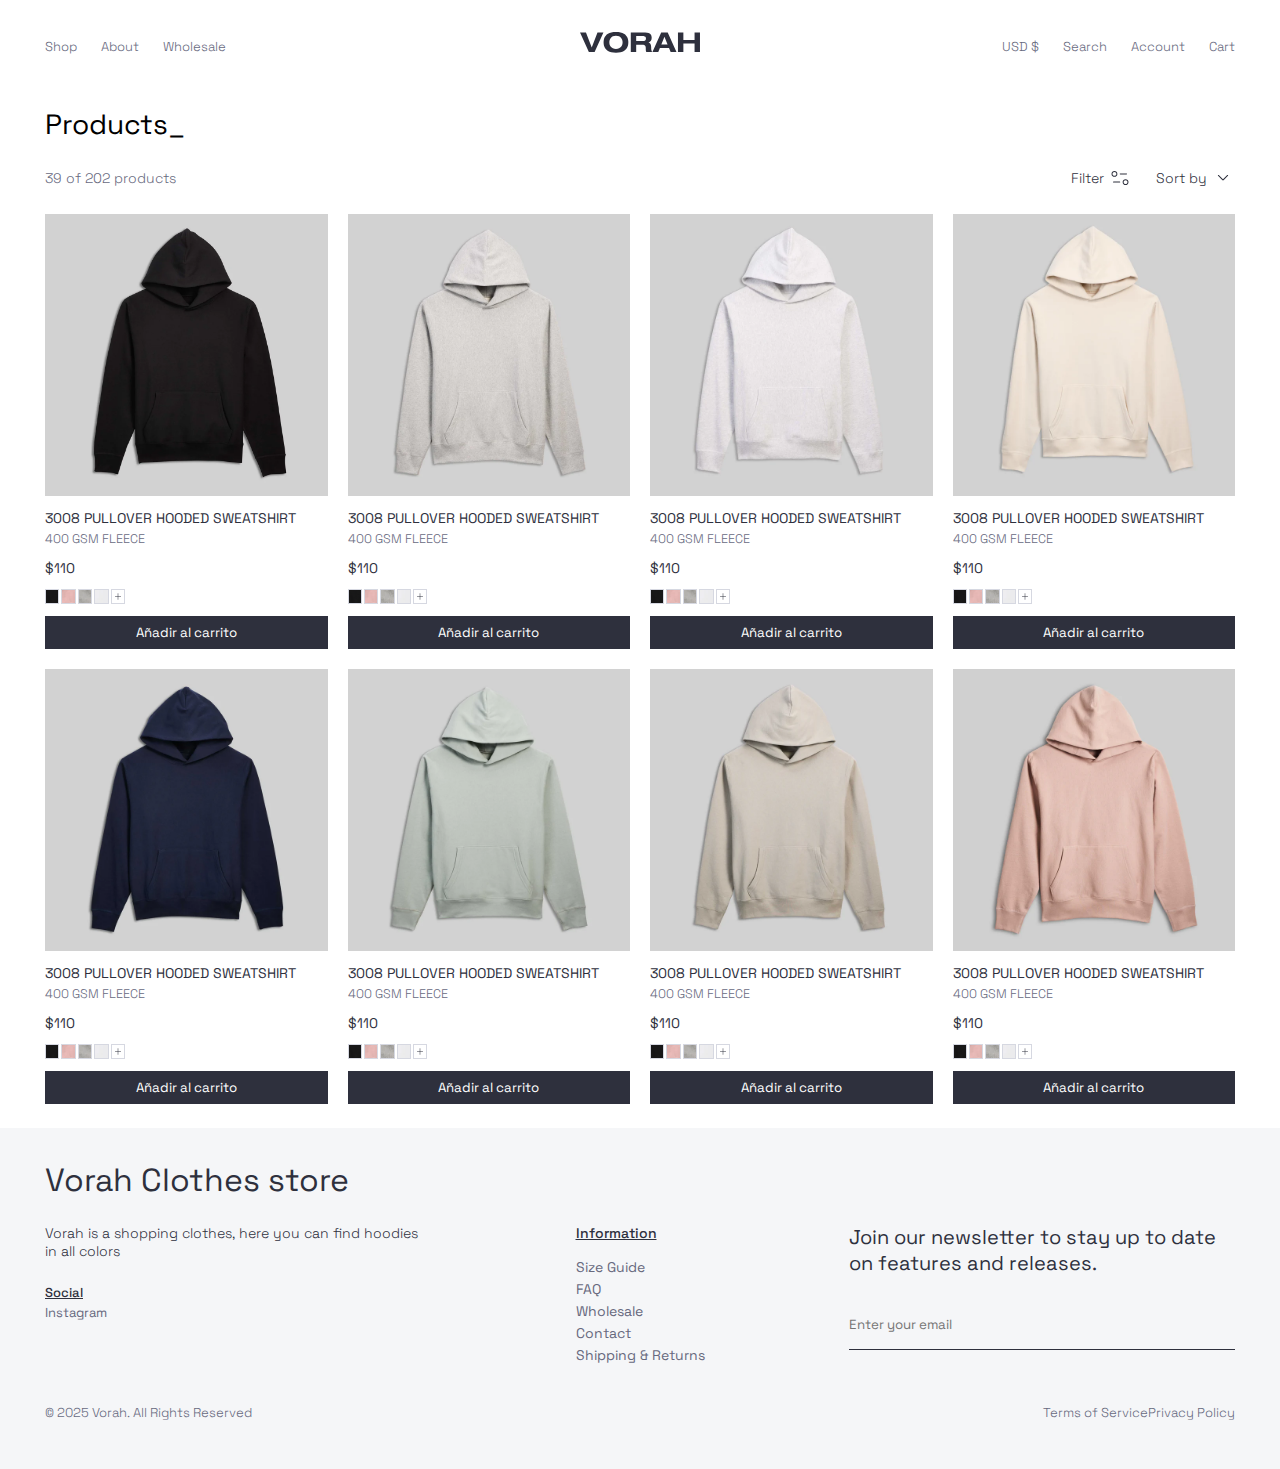
<file: index.html>
<!DOCTYPE html>
<html lang="en">
<head>
    <meta charset="UTF-8">
    <meta name="viewport" content="width=device-width, initial-scale=1.0">
    <link rel="preconnect" href="https://fonts.googleapis.com">
    <link rel="preconnect" href="https://fonts.gstatic.com" crossorigin>
    <link href="https://fonts.googleapis.com/css2?family=Space+Grotesk:wght@300..700&display=swap" rel="stylesheet">
    <link rel="stylesheet" href="css/styles.css">
    <script src="js/index.js" defer></script>
    <title>Vorah - productos Hoodies </title>
</head>
<body>
   <!-- <img src="img/svg/delete_24dp_.svg"> -->
    <header>
        <div class="top__bar-fixed">

            <div class="option__seccions">

                <a href="#" class="icon__options" id="icon__menu-open"><img src="img/svg/density_medium_24dp_2E303D_FILL0_wght200_GRAD0_opsz24.svg" alt="Menu"></a>

                <ul class="options__text" role="navigation">
                    <li><a href="#">Shop</a></li>
                    <li><a href="#">About</a></li>
                    <li><a href="#">Wholesale</a></li>
                </ul>

            </div>
                      
            <div class="logo__main center">
                <a href="#"><img src="img/VORAH-logo.svg" alt="logo" role="presentation"></a>
            </div>

            <div class="shopping__section ">

                <a href="#" class="icon__options"><img src="img/svg/search_24dp_2E303D_FILL0_wght200_GRAD0_opsz24.svg" alt="Search" aria-label="searcher-option"></a>
                <a href="#" class="icon__options button-cart" id="icon__cart"><img src="img/svg/shopping_bag_24dp_2E303D_FILL0_wght200_GRAD0_opsz24.svg" alt="shopping-cart"></a>
                <span class="badge__btn" role="notification" aria-label="badge-number-of-items-added">0</span>
                <ul class="options__text" role="navigation">
                    <li><a href="#">USD $</a></li>
                    <li><a href="#">Search</a></li>
                    <li><a href="#">Account</a></li>
                    <li ><a href="#" id="cartmodal">Cart</a></li>
                </ul>

            </div>

        </div>
    </header>

    <main>

        <article class="menu__mobile" id="menu_modal">
            <div class="container__options">

                <div class="title__close">
                    <h2>Te podria interesar</h2>
                    <button class="style__button" id="icon__menu-close"><img src="img/svg/close_24dp_2E303D_FILL0_wght200_GRAD0_opsz24.svg"></button>
                </div>

                <ul role="navigation" aria-label="option-of-navigation">
                    <li>Shop</li>
                    <li>About</li>
                    <li>Wholesale</li>
                    <li>Account</li>
                </ul>

            </div>
        </article>

        <article class="shopping__cart" aria-label="modal-of-shopping-cart">

            <div class="cart__container">
                
                <div class="title__cart">
                    <h2>Tu carrito</h2>
                    <button class="style__button" id="close__modal"><img src="img/svg/close_24dp_2E303D_FILL0_wght200_GRAD0_opsz24.svg" ></button>
                </div>

                <div id="cart-items"> </div>
                   
            </div>

        </article>

        <article class="main__container-body">
            <h1>Products_</h1>

            <section >

                <div class="options__ofProducts" role="list">

                    <div class="numProducts"><p>39 of 202 products</p></div>

                    <div class="filter__options">
                        <button class="style__button">Filter <img src="img/svg/page_info_24dp_2E303D_FILL0_wght200_GRAD0_opsz24.svg" alt=""></button>
                        <button id="sortBy__drop" class="style__button drop__down-button" style="padding-right: 0px;">Sort by <img src="img/svg/keyboard_arrow_down_24dp_2E303D_FILL0_wght200_GRAD0_opsz24.svg" alt=""></button>
                        <div id="drop__container-sortBy" class="drop__down select">
                            <ul role="list">
                                <li>Price Selling</li>
                                <li>Best Selling</li>
                                <li>Price (low to high)</li>
                                <li>Price (high to low)</li>
                                <li>Latest</li>
                            </ul>
                        </div>
                    </div>
                </div>

                <div class="container__product">
                    <div class="product__list">

                        <div class="card__templante">
                            <img src="img/Navy_01.webp" alt="image-hoodie-blak" class="article__image">
                            <div class="card__container">
                                <h3>3008 PULLOVER HOODED SWEATSHIRT</h3>
                                <span>400 GSM FLEECE</span>
                                <div><P>$110</P></div>
                                <div class="color__hoodies">
                                    <img src="img/bacground-imagen/BLACK.png" alt="">
                                    <img src="img/bacground-imagen/DUSTY_ROSE.webp" alt="">
                                    <img src="img/bacground-imagen/heathergrey.webp" alt="">
                                    <img src="img/bacground-imagen/WHITE.webp" alt="">
                                    <img src="img/svg/add_24dp_.svg" alt="" class="icon__plus">
                                </div>
                                <button class="addToCart">Añadir al carrito</button>
                            </div>
                        </div>

                        <div class="card__templante">
                            <img src="img/Navy_02.webp" alt="image-hoodie-gray" class="article__image">
                            <div class="card__container">
                                <h3>3008 PULLOVER HOODED SWEATSHIRT</h3>
                                <span>400 GSM FLEECE</span>
                                <div><P>$110</P></div>
                                <div class="color__hoodies">
                                    <img src="img/bacground-imagen/BLACK.png" alt="">
                                    <img src="img/bacground-imagen/DUSTY_ROSE.webp" alt="">
                                    <img src="img/bacground-imagen/heathergrey.webp" alt="">
                                    <img src="img/bacground-imagen/WHITE.webp" alt="">
                                    <img src="img/svg/add_24dp_.svg" alt="" class="icon__plus">
                                </div>
                                <button class="addToCart">Añadir al carrito</button>
                            </div>

                        </div>

                        <div class="card__templante">
                            <img src="img/Navy_03.webp" alt="image-hoodie-white" class="article__image">
                            <div class="card__container">
                                <h3>3008 PULLOVER HOODED SWEATSHIRT</h3>
                                <span>400 GSM FLEECE</span>
                                <div><P>$110</P></div>
                                <div class="color__hoodies">
                                    <img src="img/bacground-imagen/BLACK.png" alt="">
                                    <img src="img/bacground-imagen/DUSTY_ROSE.webp" alt="">
                                    <img src="img/bacground-imagen/heathergrey.webp" alt="">
                                    <img src="img/bacground-imagen/WHITE.webp" alt="">
                                    <img src="img/svg/add_24dp_.svg" alt="" class="icon__plus">
                                </div>

                                <button class="addToCart">Añadir al carrito</button>

                            </div>

                        </div>

                        <div class="card__templante">
                            <img src="img/Navy_04.webp" alt="image-hoodie-orange" class="article__image">
                            <div class="card__container">
                                <h3>3008 PULLOVER HOODED SWEATSHIRT</h3>
                                <span>400 GSM FLEECE</span>
                                <div><P>$110</P></div>
                                <div class="color__hoodies">
                                    <img src="img/bacground-imagen/BLACK.png" alt="">
                                    <img src="img/bacground-imagen/DUSTY_ROSE.webp" alt="">
                                    <img src="img/bacground-imagen/heathergrey.webp" alt="">
                                    <img src="img/bacground-imagen/WHITE.webp" alt="">
                                    <img src="img/svg/add_24dp_.svg" alt="" class="icon__plus">
                                </div>
                                <button class="addToCart">Añadir al carrito</button>
                            </div>

                        </div>

                        <div class="card__templante">
                            <img src="img/Navy_05.webp" alt="image-hoodie-blue" class="article__image">
                            <div class="card__container">
                                <h3>3008 PULLOVER HOODED SWEATSHIRT</h3>
                                <span>400 GSM FLEECE</span>
                                <div><P>$110</P></div>
                                <div class="color__hoodies">
                                    <img src="img/bacground-imagen/BLACK.png" alt="">
                                    <img src="img/bacground-imagen/DUSTY_ROSE.webp" alt="">
                                    <img src="img/bacground-imagen/heathergrey.webp" alt="">
                                    <img src="img/bacground-imagen/WHITE.webp" alt="">
                                    <img src="img/svg/add_24dp_.svg" alt="" class="icon__plus">
                                </div>
                                <button class="addToCart">Añadir al carrito</button>
                            </div>
                        </div>

                        <div class="card__templante">
                            <img src="img/Navy_06.webp" alt="image-hoodie-dark-gray" class="article__image">
                            <div class="card__container">
                                <h3>3008 PULLOVER HOODED SWEATSHIRT</h3>
                                <span>400 GSM FLEECE</span>
                                <div><P>$110</P></div>
                                <div class="color__hoodies">
                                    <img src="img/bacground-imagen/BLACK.png" alt="">
                                    <img src="img/bacground-imagen/DUSTY_ROSE.webp" alt="">
                                    <img src="img/bacground-imagen/heathergrey.webp" alt="">
                                    <img src="img/bacground-imagen/WHITE.webp" alt="">
                                    <img src="img/svg/add_24dp_.svg" alt="" class="icon__plus">
                                </div>
                                <button class="addToCart">Añadir al carrito</button>
                            </div>
                        </div>
                        
                        <div class="card__templante">
                            <img src="img/Navy_07.webp" alt="image-hoodie-dark-orange" class="article__image">
                            <div class="card__container">
                                <h3>3008 PULLOVER HOODED SWEATSHIRT</h3>
                                <span>400 GSM FLEECE</span>
                                <div><P>$110</P></div>
                                <div class="color__hoodies">
                                    <img src="img/bacground-imagen/BLACK.png" alt="">
                                    <img src="img/bacground-imagen/DUSTY_ROSE.webp" alt="">
                                    <img src="img/bacground-imagen/heathergrey.webp" alt="">
                                    <img src="img/bacground-imagen/WHITE.webp" alt="">
                                    <img src="img/svg/add_24dp_.svg" alt="" class="icon__plus">
                                </div>
                                <button class="addToCart">Añadir al carrito</button>
                            </div>
                        </div>
                        
                        <div class="card__templante">
                            <img src="img/Navy_08.webp" alt="image-hoodie-red" class="article__image">
                            <div class="card__container">
                                <h3>3008 PULLOVER HOODED SWEATSHIRT</h3>
                                <span>400 GSM FLEECE</span>
                                <div><P>$110</P></div>
                                <div class="color__hoodies">
                                    <img src="img/bacground-imagen/BLACK.png" alt="">
                                    <img src="img/bacground-imagen/DUSTY_ROSE.webp" alt="">
                                    <img src="img/bacground-imagen/heathergrey.webp" alt="">
                                    <img src="img/bacground-imagen/WHITE.webp" alt="">
                                    <img src="img/svg/add_24dp_.svg" alt="" class="icon__plus">
                                </div>
                                <button class="addToCart">Añadir al carrito</button>
                            </div>
                        </div>

                    </div>
                </div>

            </section>
        </article>

    </main>
    <footer class="footer">

        <h2>Vorah Clothes store</h2>

        <div class="colum__options">

            <div class="description">

                <p>Vorah is a shopping clothes, here you can find hoodies in all colors</p>
                <div>
                   <p>Social</p>
                    <span>Instagram</span>
                </div>

            </div>

            <div class="Information">
                <p>Information</p>
                <ul role="navigation">
                    <li>Size Guide</li>
                    <li>FAQ</li>
                    <li>Wholesale</li>
                    <li><a href="contact.html">Contact</a></li>
                    <li>Shipping & Returns</li>
                </ul>
            </div>

            <div class="forms">
                <p>Join our newsletter to stay up to date on features and releases.</p>
                <form action="">
                    <input type="email" placeholder="Enter your email">
                </form>
            </div>

        </div>

        <div class="polici-and-terms">
            <p>© 2025 Vorah. All Rights Reserved</p>
            <div>
                <p>Terms of Service</p>
                <p>Privacy Policy</p>
            </div>
        </div>
    </footer>

</body>
</html>
</file>
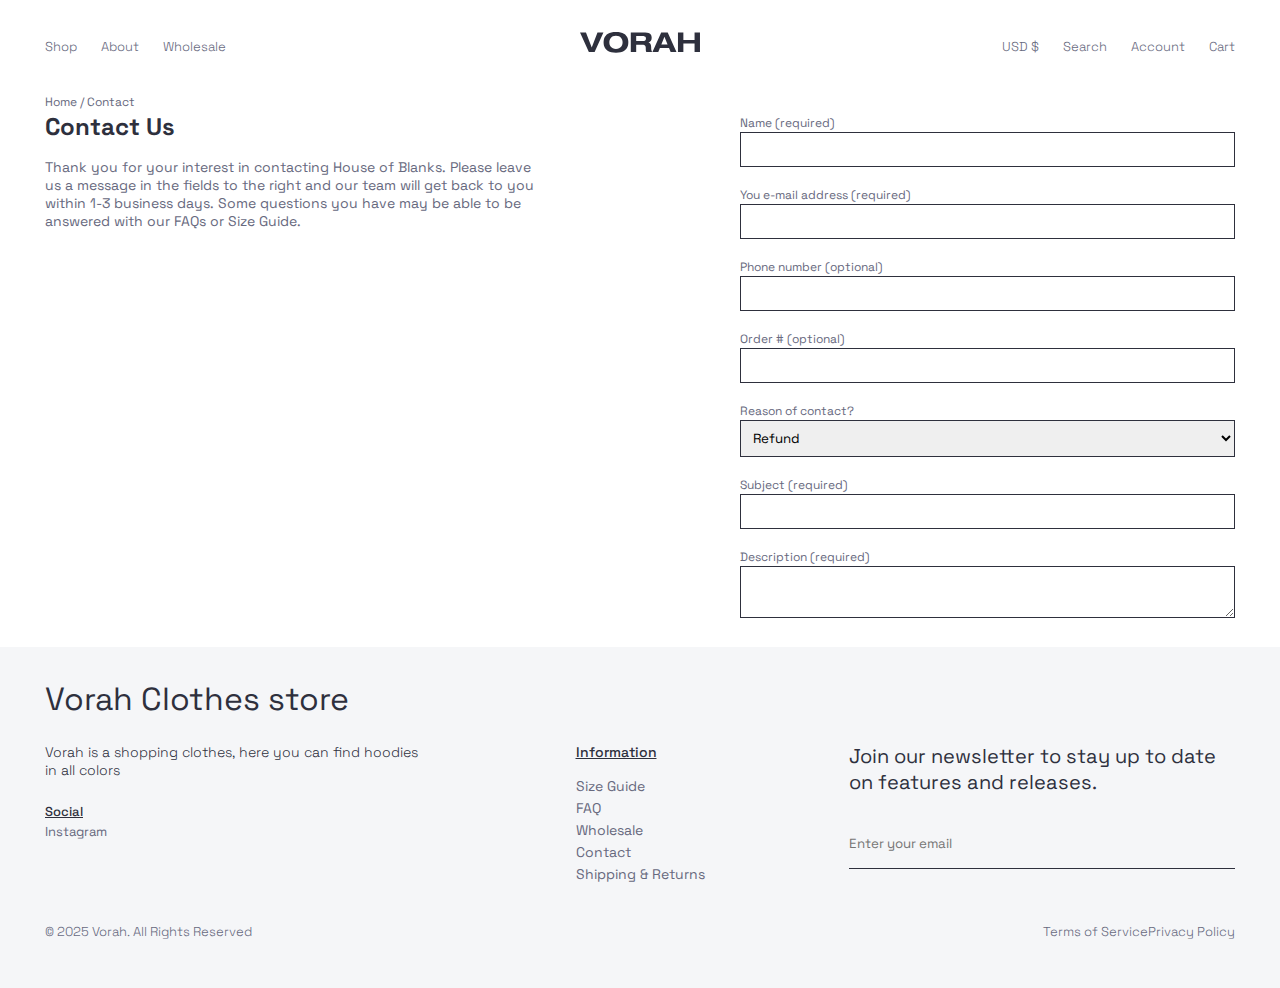
<file: contact.html>
<!DOCTYPE html>
<html lang="en">
<head>
    <meta charset="UTF-8">
    <meta name="viewport" content="width=device-width, initial-scale=1.0">
    <link rel="preconnect" href="https://fonts.googleapis.com">
    <link rel="preconnect" href="https://fonts.gstatic.com" crossorigin>
    <link href="https://fonts.googleapis.com/css2?family=Space+Grotesk:wght@300..700&display=swap" rel="stylesheet">
    <link rel="stylesheet" href="css/styles.css">
    <script src="js/index.js" defer></script>
    <title>Contact </title>
    <title>Document</title>
</head>
<body>
    <header>
        <div class="top__bar-fixed">

            <div class="option__seccions">

                <a href="#" class="icon__options" id="icon__menu-open"><img src="img/svg/density_medium_24dp_2E303D_FILL0_wght200_GRAD0_opsz24.svg" alt="Menu"></a>

                <ul class="options__text" role="navigation">
                    <li><a href="#">Shop</a></li>
                    <li><a href="#">About</a></li>
                    <li><a href="#">Wholesale</a></li>
                </ul>

            </div>
                      
            <div class="logo__main center">
                <a href="index.html"><img src="img/VORAH-logo.svg" alt="logo" role="presentation"></a>
            </div>

            <div class="shopping__section ">

                <a href="#" class="icon__options"><img src="img/svg/search_24dp_2E303D_FILL0_wght200_GRAD0_opsz24.svg" alt="Search" aria-label="searcher-option"></a>
                <a href="#" class="icon__options button-cart" id="icon__cart"><img src="img/svg/shopping_bag_24dp_2E303D_FILL0_wght200_GRAD0_opsz24.svg" alt="shopping-cart"></a>
                <span class="badge__btn" role="notification" aria-label="badge-number-of-items-added">0</span>
                <ul class="options__text" role="navigation">
                    <li><a href="#">USD $</a></li>
                    <li><a href="#">Search</a></li>
                    <li><a href="#">Account</a></li>
                    <li ><a href="#" id="cartmodal">Cart</a></li>
                </ul>

            </div>

        </div>
    </header>

    <main>
        <section>

            <span>Home / Contact</span>

           <div class="form__container">

             <div class="text__copy">
                <h1>Contact Us</h1>
                <p>Thank you for your interest in contacting House of Blanks. Please leave us a message in the fields to the right and our team will get back to you within 1-3 business days.
                    Some questions you have may be able to be answered with our FAQs or Size Guide.</p>
            </div>

            <div>
                <form role="form">
                    <div>
                        <label for="name">Name (required)</label>
                        <input type="text" name="name">
                    </div>

                    <div>
                        <label for="email">You e-mail address (required)</label>
                        <input type="email" name="email">
                    </div>

                    <div>
                        <label for="tel">Phone number (optional)</label>
                        <input type="tel">
                    </div>

                    <div>
                        <label for="order">Order # (optional)</label>
                        <input type="text" name="order">
                    </div>

                    <div>
                        <label for="reason">Reason of contact?</label>
                        <select name="reason" id="reason" aria-placeholder="Select an option">
                            <option value="Refund">Refund</option>
                            <option value="Exchange">Exchange</option>
                            <option value="Order status">Order status</option>
                            <option value="Modify order">Modify order</option>
                            <option value="Embellisment">Embellisment</option>
                            <option value="Wholesale inquiry">Wholesale inquiry</option>
                            <option value="Wholesale application update">Wholesale application update</option>
                        </select>
                    </div>

                    <div>
                        <label for="subject">Subject (required)</label>
                        <input type="text" name="subject">
                    </div>

                    <div>
                        <label for="description">Description (required)</label>
                        <textarea name="description" id="description" height="200px"></textarea>
                    </div>

                </form>

            </div>

           </div>

        </section>
    </main>

    <footer class="footer">

        <h2>Vorah Clothes store</h2>

        <div class="colum__options">

            <div class="description">

                <p>Vorah is a shopping clothes, here you can find hoodies in all colors</p>
                <div>
                   <p>Social</p>
                    <span>Instagram</span>
                </div>

            </div>

            <div class="Information">
                <p>Information</p>
                <ul role="navigation">
                    <li>Size Guide</li>
                    <li>FAQ</li>
                    <li>Wholesale</li>
                    <li><a href="contact.html">Contact</a></li>
                    <li>Shipping & Returns</li>
                </ul>
            </div>

            <div class="forms">
                <p>Join our newsletter to stay up to date on features and releases.</p>
                <form action="">
                    <input type="email" placeholder="Enter your email">
                </form>
            </div>

        </div>

        <div class="polici-and-terms">
            <p>© 2025 Vorah. All Rights Reserved</p>
            <div>
                <p>Terms of Service</p>
                <p>Privacy Policy</p>
            </div>
        </div>
    </footer>
    
</body>
</html>
</file>
<file: css/styles.css>
.style__button {
  display: flex;
  align-items: center;
  gap: 4px;
  -webkit-appearance: none;
     -moz-appearance: none;
          appearance: none;
  border: none;
  color: #2E303D;
  background-color: transparent;
  padding: 8px;
  font-size: 14px;
  font-weight: 300;
  cursor: pointer;
}
@media (max-width: 686px) {
  .style__button {
    font-size: 12.5px;
  }
}

.delete__product {
  display: flex;
  align-items: center;
  gap: 4px;
  -webkit-appearance: none;
     -moz-appearance: none;
          appearance: none;
  border: none;
  color: #2E303D;
  background-color: transparent;
  padding: 8px;
  font-size: 14px;
  font-weight: 300;
  cursor: pointer;
}
@media (max-width: 686px) {
  .delete__product {
    font-size: 12.5px;
  }
}

.drop__down {
  width: 171px;
  position: absolute;
  top: 40px;
  right: 0px;
  display: none;
}
.drop__down.show-drop {
  width: 171px;
  display: flex;
}
.drop__down ul {
  background-color: hsla(0, 0%, 0%, 0.4);
  border-radius: 6px;
  overflow: hidden;
  list-style: none;
  padding: 0;
  width: 100%;
}
.drop__down ul li {
  font-size: 12px;
  color: #ffffff;
  padding: 8px 16px;
}
.drop__down ul li:hover {
  background-color: #2E303D;
}

.card__templante {
  width: 100%;
}
.card__templante .article__image {
  width: 100%;
}
.card__templante .card__container {
  margin-top: 8px;
  display: flex;
  flex-direction: column;
  gap: 4px;
}
.card__templante .card__container h3 {
  font-size: 14px;
  font-weight: 400;
  color: #2E303D;
}
.card__templante .card__container span {
  font-size: 12.5px;
  font-weight: 300;
  color: #67697e;
}
.card__templante .card__container p {
  font-size: 14px;
  font-weight: 400;
  color: #2E303D;
  margin: 8px 0;
}
.card__templante .card__container .color__hoodies {
  width: 100%;
  display: flex;
  gap: 2px;
}
.card__templante .card__container .color__hoodies img {
  width: 14.4px;
  border: 1px solid #d6d8e1;
}

.addToCart {
  display: flex;
  box-sizing: border-box;
  align-items: center;
  justify-content: center;
  margin-top: 8px;
  -webkit-appearance: none;
     -moz-appearance: none;
          appearance: none;
  outline: none;
  border: none;
  color: #ffffff;
  background-color: #2E303D;
  width: 100%;
  padding: 8px;
}
.addToCart:hover {
  background-color: transparent;
  color: #2E303D;
  outline: 1px solid #2E303D;
}

label {
  color: #67697e;
  font-size: 12px;
  margin-bottom: 8px;
}

input {
  width: 100%;
  border: 1px solid #2E303D;
  padding: 8px;
}

select {
  width: 100%;
  border: 1px solid #2E303D;
  padding: 8px;
}

textarea {
  width: 100%;
  border: 1px solid #2E303D;
  padding: 8px;
}

* {
  box-sizing: border-box;
  margin: 0;
}

main {
  width: 100%;
}
main section {
  max-width: 1366px;
  margin: 0 auto;
  padding: 0 45px;
}
main section span {
  font-size: 12px;
  color: #67697e;
}
main section .form__container {
  display: flex;
  gap: 200px;
  justify-content: space-between;
}
main section .form__container .text__copy {
  width: 50%;
  display: flex;
  flex-direction: column;
  gap: 16px;
}
main section .form__container .text__copy h1 {
  font-size: 24px;
  color: #2E303D;
}
main section .form__container .text__copy p {
  font-size: 14px;
  color: #67697e;
}
main section .form__container div {
  width: 50%;
}
main section .form__container div form {
  width: 100%;
  display: flex;
  flex-direction: column;
  gap: 16px;
}
main section .form__container div form div {
  width: 100%;
}

* {
  box-sizing: border-box;
  font-family: "Space Grotesk", sans-serif;
  margin: 0;
}

header {
  width: 100%;
  margin: 0 auto;
  background-color: #ffffff;
  position: fixed;
  z-index: 1;
  top: 0px;
}
header .top__bar-fixed {
  max-width: 1366px;
  margin: 0 auto;
  display: grid;
  grid-template-areas: "sidesLeft center sideRight";
  grid-template-columns: 1fr auto 1fr;
  padding: 32px 45px;
  justify-content: space-between;
  align-items: center;
}
@media (max-width: 686px) {
  header .top__bar-fixed {
    padding: 20px 16px;
  }
}
header .top__bar-fixed .option__seccions {
  grid-area: sidesLeft;
}
header .top__bar-fixed .shopping__section {
  grid-area: sideRight;
  justify-content: end;
  position: relative;
}
header .top__bar-fixed .shopping__section .badge__btn {
  width: 12px;
  height: 12px;
  border-radius: 16px;
  display: none;
  align-items: center;
  justify-content: center;
  padding: 4px;
  font-size: 8px;
  background-color: #2E303D;
  color: #ffffff;
  position: absolute;
  right: -8px;
  top: -2px;
  /*&.showbadge {
      display: flex;
  }*/
}
@media (max-width: 686px) {
  header .top__bar-fixed .shopping__section .badge__btn {
    right: 4px;
    top: 3px;
  }
}
header .top__bar-fixed .option__seccions, header .top__bar-fixed .shopping__section {
  display: flex;
  align-items: center;
  gap: 12px;
}
header .top__bar-fixed .option__seccions .icon__options, header .top__bar-fixed .shopping__section .icon__options {
  -webkit-appearance: none;
     -moz-appearance: none;
          appearance: none;
  text-decoration: none;
  padding: 12px;
  display: none;
}
@media (max-width: 686px) {
  header .top__bar-fixed .option__seccions .icon__options, header .top__bar-fixed .shopping__section .icon__options {
    display: flex;
    padding: 8px;
  }
}
header .top__bar-fixed .option__seccions .icon__options a, header .top__bar-fixed .shopping__section .icon__options a {
  -webkit-appearance: none;
     -moz-appearance: none;
          appearance: none;
  text-decoration: none;
}
header .top__bar-fixed .option__seccions .icon__options a img, header .top__bar-fixed .shopping__section .icon__options a img {
  width: 18px;
  height: 18px;
}
header .top__bar-fixed .option__seccions .options__text, header .top__bar-fixed .shopping__section .options__text {
  display: flex;
  align-items: center;
  gap: 24px;
  list-style: none;
  padding: 0;
}
@media (max-width: 686px) {
  header .top__bar-fixed .option__seccions .options__text, header .top__bar-fixed .shopping__section .options__text {
    display: none;
  }
}
header .top__bar-fixed .option__seccions .options__text a, header .top__bar-fixed .shopping__section .options__text a {
  text-decoration: none;
  color: #67697e;
  font-size: 13px;
  font-weight: 300;
}
header .top__bar-fixed .option__seccions .options__text a:hover, header .top__bar-fixed .shopping__section .options__text a:hover {
  color: #2E303D;
}
header .top__bar-fixed .logo__main {
  width: 120px;
  grid-area: center;
}
@media (max-width: 686px) {
  header .top__bar-fixed .logo__main {
    width: 88px;
    margin-left: 8px;
  }
}
header .top__bar-fixed .logo__main img {
  width: 100%;
}

main {
  width: 100%;
  height: 100%;
  position: relative;
  overflow: hidden;
  z-index: 0;
  margin-top: 89.87px;
  margin-bottom: 24px;
}
main .menu__mobile {
  z-index: 3;
  width: 100%;
  height: 100%;
  padding: 16px;
  position: fixed;
  background-color: hsla(0, 0%, 0%, 0.4);
  -webkit-backdrop-filter: blur(10px);
          backdrop-filter: blur(10px);
  left: -100%;
  transition: left 1s ease;
}
main .menu__mobile.Showmobile {
  left: 0px;
}
main .menu__mobile .container__options {
  display: flex;
  flex-direction: column;
  gap: 24px;
}
main .menu__mobile .container__options .title__close {
  display: flex;
  justify-content: space-between;
  gap: 16px;
}
main .menu__mobile .container__options .title__close h2 {
  margin-top: 24px;
  font-size: 13px;
  font-weight: 500;
  color: #67697e;
  color: #ffffff;
}
main .menu__mobile .container__options ul {
  list-style: none;
  padding: 0;
}
main .menu__mobile .container__options ul li {
  font-size: 14px;
  padding: 24px 16px;
  color: #ffffff;
  border-bottom: 1px solid #d6d8e1;
}
main .menu__mobile .container__options ul li:hover {
  background-color: hsla(0, 0%, 0%, 0.4);
}
main .shopping__cart {
  z-index: 1;
  width: 40%;
  height: 100%;
  background-color: #ffffff;
  position: fixed;
  box-shadow: 0px 10px 15px -3px rgba(0, 0, 0, 0.1);
  right: -42%;
  transition: all 0.023s ease;
  top: 89.87px;
}
@media (max-width: 686px) {
  main .shopping__cart {
    top: 79.87px;
    width: 100%;
    right: 1002%;
  }
}
main .shopping__cart.show-Cart {
  top: 89.87px;
  right: 0%;
}
@media (max-width: 686px) {
  main .shopping__cart.show-Cart {
    top: 79.87px;
  }
}
main .shopping__cart .cart__container {
  width: 100%;
  padding: 16px 24px;
}
main .shopping__cart .cart__container .title__cart {
  display: flex;
  align-items: center;
  justify-content: space-between;
  gap: 16px;
  margin-bottom: 16px;
}
main .shopping__cart .cart__container .title__cart h2 {
  font-size: 16px;
  font-weight: 400;
  margin-top: 0;
  margin-bottom: 0;
}
main .shopping__cart .cart__container #cart-items .card__cart {
  display: flex;
  gap: 16px;
  justify-content: space-between;
  align-items: center;
  padding: 12px 0;
  border-bottom: 1px solid #d6d8e1;
}
main .shopping__cart .cart__container #cart-items .card__cart div {
  display: flex;
  flex-direction: column;
  justify-content: center;
}
main .shopping__cart .cart__container #cart-items .card__cart div h3 {
  margin: 0;
  font-size: 14.4px;
  color: #2E303D;
  font-weight: 400;
}
main .shopping__cart .cart__container #cart-items .card__cart div p {
  font-size: 12px;
  color: #67697e;
  font-weight: 300;
}
main .main__container-body {
  max-width: 1366px;
  margin: 0 auto;
  padding: 0 45px;
}
@media (max-width: 1000px) {
  main .main__container-body {
    width: 100%;
    padding: 0;
  }
}
@media (max-width: 686px) {
  main .main__container-body {
    width: 100%;
    padding: 0;
  }
}
main .main__container-body h1 {
  font-size: 28px;
  font-weight: 400;
  margin: 16px 0;
}
@media (max-width: 686px) {
  main .main__container-body h1 {
    font-size: 24px;
  }
}
main .main__container-body section {
  padding: 0;
}
main .main__container-body .options__ofProducts {
  width: 100%;
  display: flex;
  align-items: center;
  justify-content: space-between;
  position: relative;
}
main .main__container-body .options__ofProducts .numProducts {
  font-size: 14px;
  color: #67697e;
  font-weight: 300;
}
@media (max-width: 686px) {
  main .main__container-body .options__ofProducts .numProducts {
    font-size: 12.5px;
  }
}
main .main__container-body .options__ofProducts .filter__options {
  display: flex;
  gap: 8px;
  align-items: center;
}
main .main__container-body .container__product {
  width: 100%;
}
main .main__container-body .container__product .product__list {
  width: 100%;
  display: grid;
  grid-template-columns: repeat(4, 1fr);
  gap: 20px;
  margin-top: 16px;
}
@media (max-width: 1000px) {
  main .main__container-body .container__product .product__list {
    grid-template-columns: repeat(3, 1fr);
  }
}
@media (max-width: 686px) {
  main .main__container-body .container__product .product__list {
    grid-template-columns: repeat(2, 1fr);
  }
}
@media (max-width: 686px) {
  main {
    padding: 0 16px;
  }
}

.footer {
  margin-top: 24px;
  padding: 32px 45px;
  background-color: #f5f6f8;
  margin: 0 auto;
}
@media (max-width: 686px) {
  .footer {
    padding: 32px 16px;
    background-color: #f5f6f8;
  }
}
.footer h2 {
  font-size: 32px;
  font-weight: 400;
  margin-bottom: 24px;
  color: #2E303D;
}
.footer .colum__options {
  display: grid;
  grid-template-columns: 1fr auto 1fr;
  gap: 9rem;
  justify-content: space-between;
  margin-bottom: 24px;
}
@media (max-width: 686px) {
  .footer .colum__options {
    grid-template-columns: 1fr;
    gap: 2rem;
  }
}
.footer .colum__options .description p {
  font-size: 14px;
  color: #2E303D;
  margin-bottom: 24px;
  font-weight: 300;
}
.footer .colum__options .description div p {
  font-size: 13px;
  color: #2E303D;
  margin: 0;
  font-weight: 500;
  text-decoration: underline;
}
.footer .colum__options .description div span {
  font-size: 13px;
  color: #67697e;
  margin: 0;
}
.footer .colum__options .Information p {
  font-size: 14px;
  color: #2E303D;
  margin: 0;
  font-weight: 500;
  text-decoration: underline;
}
.footer .colum__options .Information ul {
  list-style: none;
  padding: 0;
  margin-top: 16px;
  display: flex;
  flex-direction: column;
  gap: 4px;
}
.footer .colum__options .Information ul li {
  font-size: 14px;
  color: #67697e;
}
.footer .colum__options .Information ul li a {
  text-decoration: none;
  color: #67697e;
}
.footer .colum__options .Information ul li a:hover {
  text-decoration: underline;
}
.footer .colum__options .forms p {
  font-size: 20px;
  color: #2E303D;
  margin-bottom: 24px;
}
.footer .colum__options .forms input {
  width: 100%;
  -webkit-appearance: none;
     -moz-appearance: none;
          appearance: none;
  border: none;
  padding: 16px 0;
  background-color: transparent;
  border-bottom: 1px solid #2E303D;
}
.footer .polici-and-terms {
  display: flex;
  justify-content: space-between;
  padding: 16px 0;
}
.footer .polici-and-terms p {
  font-size: 13px;
  color: #67697e;
  font-weight: 300;
}
.footer .polici-and-terms div {
  display: flex;
}
.footer .polici-and-terms div p {
  font-size: 13px;
  color: #67697e;
  font-weight: 300;
}/*# sourceMappingURL=styles.css.map */
</file>
